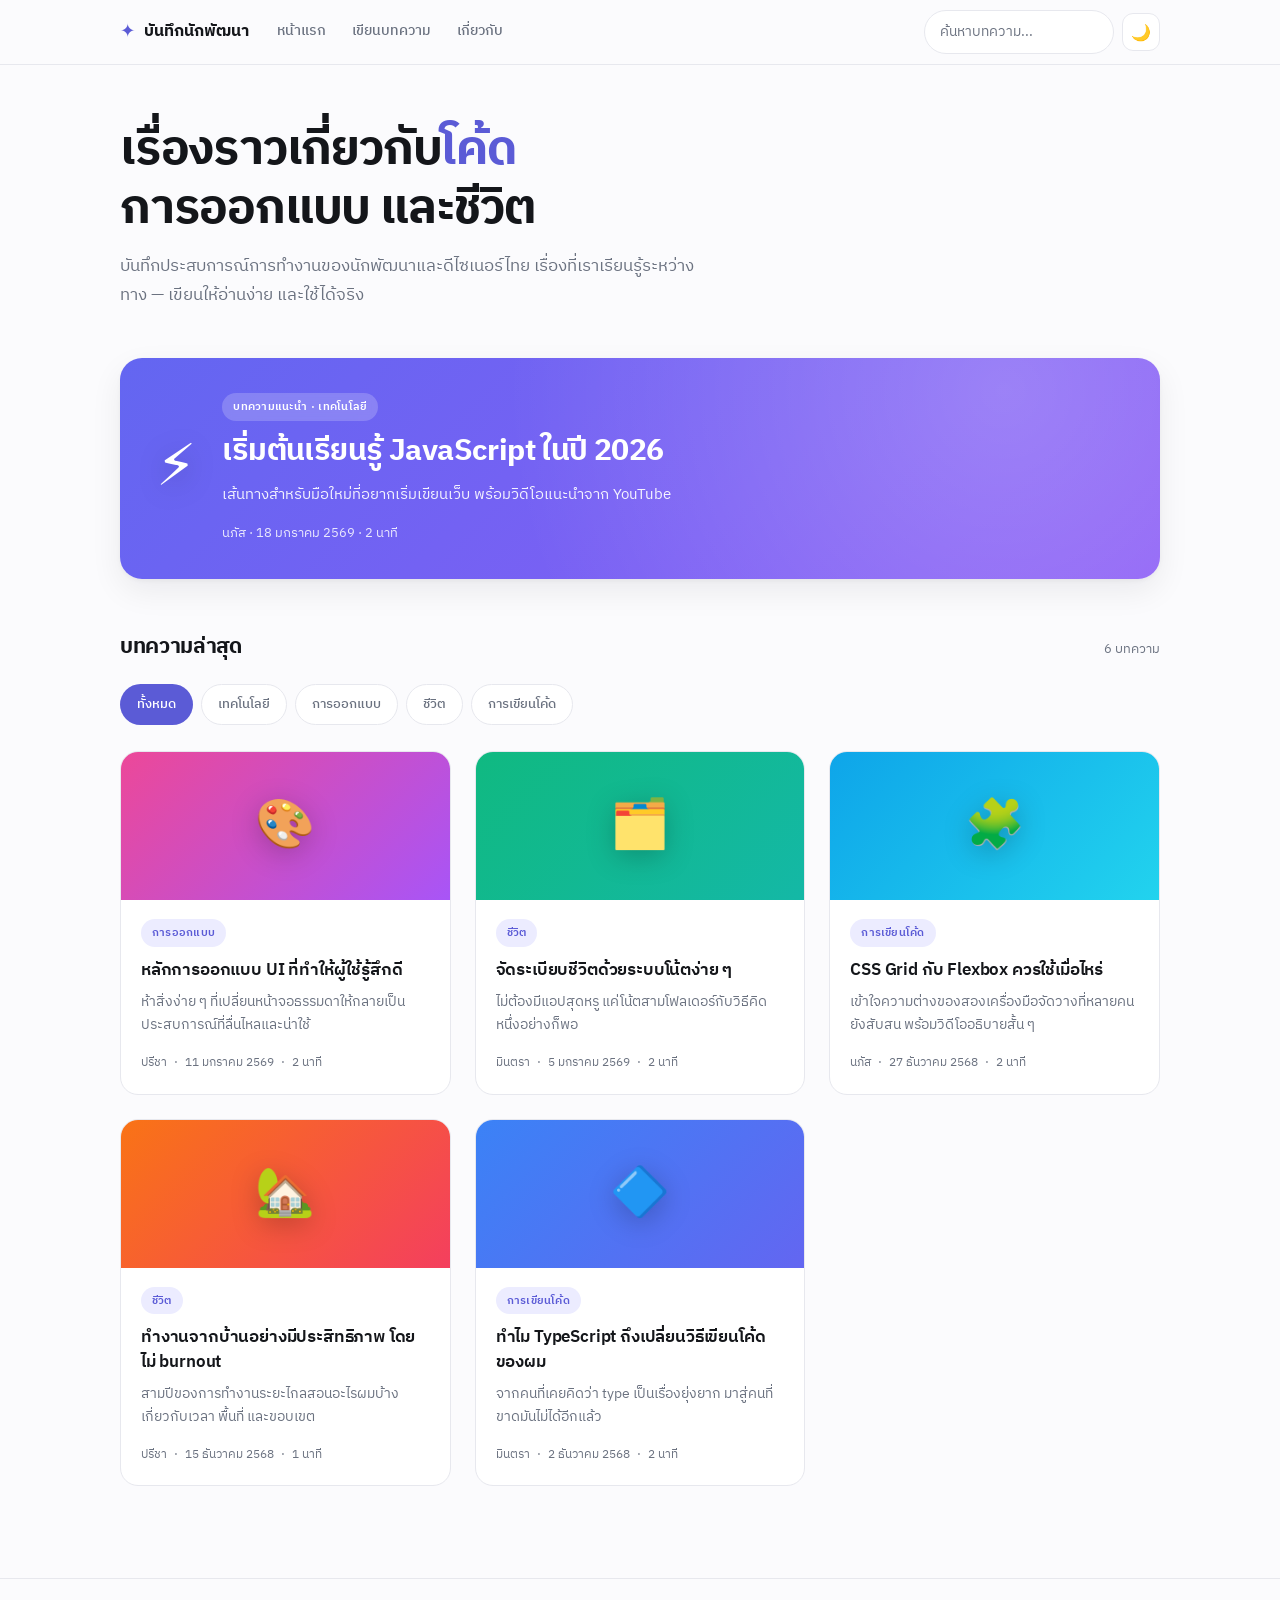
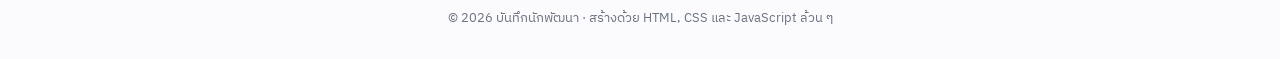
<file: index.html>
<!DOCTYPE html>
<html lang="th" data-theme="light">
<head>
<meta charset="UTF-8">
<meta name="viewport" content="width=device-width, initial-scale=1">
<title>บันทึกนักพัฒนา — Blog</title>
<link rel="preconnect" href="https://fonts.googleapis.com">
<link rel="preconnect" href="https://fonts.gstatic.com" crossorigin>
<link href="https://fonts.googleapis.com/css2?family=IBM+Plex+Sans+Thai:wght@400;500;600;700&family=Inter:wght@400;500;600;700&display=swap" rel="stylesheet">
<style>
:root{
  --bg:#fbfbfd; --surface:#fff; --surface-2:#f2f3f7;
  --text:#14161a; --muted:#6b7280; --border:#e7e8ee;
  --accent:#5b5bd6; --accent-soft:#ececff;
  --header-bg:rgba(251,251,253,.85);
  --shadow:0 2px 4px rgba(16,18,27,.04),0 12px 32px rgba(16,18,27,.07);
  --danger:#dc2626;
  color-scheme:light;
}
html[data-theme="dark"]{
  --bg:#0c0e12; --surface:#14171d; --surface-2:#1c2028;
  --text:#e8eaef; --muted:#98a0ad; --border:#262b34;
  --accent:#7c7cf0; --accent-soft:#1e2040;
  --header-bg:rgba(12,14,18,.85);
  --shadow:0 2px 4px rgba(0,0,0,.3),0 12px 32px rgba(0,0,0,.35);
  --danger:#f87171;
  color-scheme:dark;
}
*{box-sizing:border-box}
html{scroll-behavior:smooth}
body{
  margin:0;
  font-family:'IBM Plex Sans Thai','Inter',system-ui,-apple-system,'Segoe UI',sans-serif;
  background:var(--bg); color:var(--text);
  line-height:1.75;
  -webkit-font-smoothing:antialiased;
  transition:background .25s,color .25s;
}
a{color:inherit}
.container{max-width:1080px;margin:0 auto;padding:0 20px}

/* ---------- Header ---------- */
.site-header{
  position:sticky; top:0; z-index:50;
  background:var(--header-bg);
  -webkit-backdrop-filter:blur(14px);
  backdrop-filter:blur(14px);
  border-bottom:1px solid var(--border);
}
.header-inner{display:flex;align-items:center;gap:16px;height:64px;position:relative}
.brand{display:flex;align-items:center;gap:9px;font-weight:700;text-decoration:none;font-size:1.02rem;white-space:nowrap}
.brand-mark{color:var(--accent);font-size:1.15rem}
.nav{display:flex;gap:2px}
.nav a{padding:8px 12px;border-radius:10px;text-decoration:none;color:var(--muted);font-size:.9rem;font-weight:500;transition:.18s}
.nav a:hover{color:var(--text);background:var(--surface-2)}
.header-actions{display:flex;align-items:center;gap:8px;margin-left:auto}
.search input{
  width:190px;padding:9px 15px;border-radius:999px;
  border:1px solid var(--border);background:var(--surface);color:var(--text);
  font:inherit;font-size:.86rem;outline:none;transition:.22s;
}
.search input::placeholder{color:var(--muted)}
.search input:focus{border-color:var(--accent);box-shadow:0 0 0 3px var(--accent-soft);width:230px}
.icon-btn{
  width:38px;height:38px;flex:none;border-radius:11px;border:1px solid var(--border);
  background:var(--surface);color:var(--text);cursor:pointer;font-size:1rem;
  display:grid;place-items:center;transition:.18s;
}
.icon-btn:hover{background:var(--surface-2)}
.menu-btn{display:none}

/* ---------- Hero ---------- */
.hero{padding:56px 0 28px}
.hero h1{font-size:clamp(1.9rem,4.6vw,3rem);line-height:1.22;letter-spacing:-.025em;margin:0 0 14px;font-weight:700}
.hero h1 em{font-style:normal;color:var(--accent)}
.hero p{color:var(--muted);font-size:1.04rem;max-width:600px;margin:0}

/* ---------- Featured ---------- */
.featured{
  display:flex;gap:26px;align-items:center;
  border-radius:22px;padding:34px 36px;margin:20px 0 44px;
  text-decoration:none;color:#fff;
  box-shadow:var(--shadow);
  transition:transform .25s;
  overflow:hidden;position:relative;
}
.featured:hover{transform:translateY(-3px)}
.featured::after{
  content:"";position:absolute;inset:0;
  background:radial-gradient(circle at 85% 15%,rgba(255,255,255,.22),transparent 55%);
  pointer-events:none;
}
.featured-emoji{font-size:3.6rem;line-height:1;flex:none;filter:drop-shadow(0 6px 14px rgba(0,0,0,.25))}
.featured-body{position:relative;z-index:1}
.featured h2{margin:12px 0 10px;font-size:clamp(1.3rem,2.6vw,1.85rem);line-height:1.3;letter-spacing:-.02em}
.featured p{margin:0 0 14px;opacity:.92;font-size:.96rem;max-width:640px}
.badge-on{background:rgba(255,255,255,.2)!important;color:#fff!important;backdrop-filter:blur(4px)}
.meta-on{font-size:.8rem;opacity:.85}

/* ---------- Section ---------- */
.section{padding:6px 0 72px}
.section-head{display:flex;align-items:baseline;justify-content:space-between;gap:16px;margin-bottom:18px}
.section-head h2{font-size:1.32rem;margin:0;letter-spacing:-.015em}
.count{font-size:.82rem;color:var(--muted);white-space:nowrap}
.filters{display:flex;flex-wrap:wrap;gap:8px;margin-bottom:26px}
.chip{
  padding:8px 16px;border-radius:999px;border:1px solid var(--border);
  background:var(--surface);color:var(--muted);font:inherit;font-size:.84rem;
  font-weight:500;cursor:pointer;transition:.18s;
}
.chip:hover{color:var(--text);border-color:var(--muted)}
.chip.active{background:var(--accent);border-color:transparent;color:#fff}

/* ---------- Cards ---------- */
.grid{display:grid;grid-template-columns:repeat(auto-fill,minmax(290px,1fr));gap:24px}
.card{
  display:block;text-decoration:none;
  background:var(--surface);border:1px solid var(--border);border-radius:18px;
  overflow:hidden;transition:transform .22s,box-shadow .22s,border-color .22s;
}
.card:hover{transform:translateY(-4px);box-shadow:var(--shadow);border-color:transparent}
.card-cover{height:148px;display:grid;place-items:center;font-size:3rem}
.card-cover span{filter:drop-shadow(0 6px 14px rgba(0,0,0,.22))}
.card-body{padding:18px 20px 20px}
.card h3{margin:11px 0 8px;font-size:1.06rem;line-height:1.45;letter-spacing:-.01em;font-weight:600}
.card p{
  color:var(--muted);font-size:.88rem;margin:0 0 15px;line-height:1.65;
  display:-webkit-box;-webkit-line-clamp:2;-webkit-box-orient:vertical;overflow:hidden;
}
.badge{
  display:inline-block;font-size:.71rem;font-weight:600;letter-spacing:.02em;
  padding:4px 11px;border-radius:999px;
  background:var(--accent-soft);color:var(--accent);
}
.meta{font-size:.76rem;color:var(--muted);display:flex;flex-wrap:wrap;gap:7px;align-items:center}

/* ---------- Article ---------- */
.article{max-width:730px;margin:0 auto;padding:44px 20px 84px}
.back{
  display:inline-block;font-size:.86rem;color:var(--muted);text-decoration:none;
  margin-bottom:24px;transition:.18s;
}
.back:hover{color:var(--accent)}
.article h1{font-size:clamp(1.65rem,4vw,2.5rem);line-height:1.26;letter-spacing:-.025em;margin:16px 0 14px}
.article-meta{margin-bottom:6px}
.article-cover{
  height:210px;border-radius:20px;display:grid;place-items:center;
  font-size:4rem;margin:30px 0 34px;
  box-shadow:var(--shadow);
}
.article-body{font-size:1.04rem}
.article-body h2{font-size:1.32rem;margin:2em 0 .6em;letter-spacing:-.015em}
.article-body h3{font-size:1.12rem;margin:1.7em 0 .5em}
.article-body p{margin:1.1em 0}
.article-body ul,.article-body ol{padding-left:1.35em;margin:1.1em 0}
.article-body li{margin:.5em 0}
.article-body blockquote{
  margin:1.6em 0;padding:6px 22px;border-left:3px solid var(--accent);
  color:var(--muted);font-style:italic;background:var(--surface-2);
  border-radius:0 12px 12px 0;
}
.article-body code{
  background:var(--surface-2);padding:2px 7px;border-radius:6px;
  font-family:ui-monospace,SFMono-Regular,Menlo,monospace;font-size:.88em;
}
.article-body strong{font-weight:600}

/* ---- Links ---- */
.article-body a{
  color:var(--accent);text-decoration:none;
  border-bottom:1px solid transparent;transition:.15s;
  font-weight:500;
}
.article-body a:hover{border-bottom-color:var(--accent)}
.article-body a::after{
  content:"↗";font-size:.75em;margin-left:3px;opacity:.7;
}

/* ---- YouTube embed ---- */
.yt-embed{
  margin:1.8em 0;
  border-radius:16px;overflow:hidden;
  background:#000;
  box-shadow:var(--shadow);
  position:relative;
  aspect-ratio:16 / 9;
}
.yt-embed iframe{
  position:absolute;inset:0;width:100%;height:100%;border:0;
}
.yt-caption{
  font-size:.82rem;color:var(--muted);
  text-align:center;margin:-1.1em 0 1.8em;font-style:italic;
}

.tags{display:flex;flex-wrap:wrap;gap:8px;margin-top:38px}
.tag{font-size:.79rem;color:var(--muted);background:var(--surface-2);padding:5px 12px;border-radius:999px}
.article-actions{margin-top:30px;padding-top:24px;border-top:1px solid var(--border)}
.btn{
  display:inline-flex;align-items:center;justify-content:center;gap:8px;
  padding:11px 22px;border-radius:12px;border:1px solid var(--border);
  background:var(--surface);color:var(--text);font:inherit;font-weight:600;
  font-size:.89rem;cursor:pointer;text-decoration:none;transition:.18s;
}
.btn:hover{background:var(--surface-2)}
.btn-primary{background:var(--accent);color:#fff;border-color:transparent}
.btn-primary:hover{background:var(--accent);filter:brightness(1.1)}
.btn-danger{color:var(--danger);border-color:var(--border)}
.btn-danger:hover{background:var(--danger);color:#fff;border-color:transparent}
.related{margin-top:64px;padding-top:36px;border-top:1px solid var(--border)}
.related h2{font-size:1.2rem;margin:0 0 22px}

/* ---------- Forms ---------- */
.page-head{padding:44px 0 6px}
.page-head h1{font-size:clamp(1.6rem,3.6vw,2.2rem);margin:0 0 8px;letter-spacing:-.02em}
.page-head p{color:var(--muted);margin:0;font-size:.96rem}
.form{display:grid;gap:18px;max-width:730px;padding-bottom:80px}
.row{display:grid;grid-template-columns:1fr 1fr;gap:18px}
.field label{display:block;font-weight:600;font-size:.86rem;margin-bottom:7px}
.field .hint{font-weight:400;color:var(--muted);font-size:.8rem}
.field input,.field textarea,.field select{
  width:100%;padding:12px 15px;border-radius:12px;
  border:1px solid var(--border);background:var(--surface);color:var(--text);
  font:inherit;font-size:.94rem;outline:none;transition:.18s;
}
.field input:focus,.field textarea:focus,.field select:focus{
  border-color:var(--accent);box-shadow:0 0 0 3px var(--accent-soft);
}
.field textarea{min-height:230px;resize:vertical;line-height:1.75;font-family:inherit}
.form-actions{display:flex;gap:12px;flex-wrap:wrap;margin-top:4px}

/* ---- Editor toolbar ---- */
.editor-tools{
  display:flex;flex-wrap:wrap;gap:6px;
  padding:8px;background:var(--surface-2);
  border:1px solid var(--border);border-bottom:none;
  border-radius:12px 12px 0 0;
}
.editor-tools + textarea{border-radius:0 0 12px 12px;border-top:none}
.tool-btn{
  padding:6px 12px;border-radius:8px;border:1px solid var(--border);
  background:var(--surface);color:var(--text);
  font:inherit;font-size:.8rem;font-weight:500;cursor:pointer;
  transition:.15s;
}
.tool-btn:hover{background:var(--accent-soft);color:var(--accent);border-color:transparent}
.editor-hint{
  font-size:.78rem;color:var(--muted);margin-top:6px;
  display:flex;flex-wrap:wrap;gap:10px;
}
.editor-hint code{background:var(--surface-2);padding:1px 6px;border-radius:5px;font-size:.9em}

/* ---------- Misc ---------- */
.empty{text-align:center;padding:70px 20px;color:var(--muted)}
.empty-icon{font-size:2.6rem;margin-bottom:12px}
.empty h3{margin:0 0 6px;color:var(--text);font-size:1.1rem}
.empty p{margin:0;font-size:.9rem}
.site-footer{border-top:1px solid var(--border);padding:28px 0;margin-top:20px}
.site-footer p{margin:0;color:var(--muted);font-size:.84rem;text-align:center}

/* ---------- Responsive ---------- */
@media (max-width:860px){
  .nav{
    display:none;position:absolute;top:64px;left:-20px;right:-20px;
    flex-direction:column;gap:2px;padding:12px 20px 18px;
    background:var(--surface);border-bottom:1px solid var(--border);
    box-shadow:var(--shadow);
  }
  .nav.open{display:flex}
  .menu-btn{display:grid}
  .search input{width:150px}
  .search input:focus{width:170px}
  .featured{flex-direction:column;align-items:flex-start;padding:28px 26px;gap:16px}
  .featured-emoji{font-size:2.8rem}
  .row{grid-template-columns:1fr}
}
@media (max-width:560px){
  .brand-text{display:none}
  .search input{width:120px}
  .search input:focus{width:140px}
  .hero{padding:36px 0 20px}
  .article-cover{height:160px;font-size:3rem}
}
</style>
</head>
<body>

<header class="site-header">
  <div class="container header-inner">
    <a href="#/" class="brand">
      <span class="brand-mark">✦</span>
      <span class="brand-text">บันทึกนักพัฒนา</span>
    </a>
    <nav class="nav" id="nav">
      <a href="#/">หน้าแรก</a>
      <a href="#/new">เขียนบทความ</a>
      <a href="#/about">เกี่ยวกับ</a>
    </nav>
    <div class="header-actions">
      <div class="search">
        <input id="searchInput" type="search" placeholder="ค้นหาบทความ..." aria-label="ค้นหาบทความ">
      </div>
      <button id="themeBtn" class="icon-btn" aria-label="สลับธีม">🌙</button>
      <button id="menuBtn" class="icon-btn menu-btn" aria-label="เมนู">☰</button>
    </div>
  </div>
</header>

<main id="app"></main>

<footer class="site-footer">
  <div class="container">
    <p>© 2026 บันทึกนักพัฒนา · สร้างด้วย HTML, CSS และ JavaScript ล้วน ๆ</p>
  </div>
</footer>

<script>
/* =========================================================
   Utilities
   ========================================================= */
const $ = (sel, root = document) => root.querySelector(sel);
const app = $('#app');

const esc = (s) => String(s ?? '').replace(/[&<>"']/g, c => (
  { '&':'&amp;', '<':'&lt;', '>':'&gt;', '"':'&quot;', "'":'&#39;' }[c]
));

const GRADIENTS = [
  ['#6366f1', '#8b5cf6'],
  ['#0ea5e9', '#22d3ee'],
  ['#f97316', '#f43f5e'],
  ['#10b981', '#14b8a6'],
  ['#ec4899', '#a855f7'],
  ['#f59e0b', '#ef4444'],
  ['#3b82f6', '#6366f1'],
];

/* =========================================================
   ★ Rich text → HTML with links + YouTube embeds ★
   ========================================================= */

// Regex ที่จับ URL ทั่วไป (http/https) และ YouTube โดยเฉพาะ
const URL_REGEX = /(https?:\/\/[^\s<>"']+)/g;

// ดึง YouTube video ID จากหลายรูปแบบ URL
function getYouTubeId(url) {
  if (!url) return null;
  const patterns = [
    /(?:youtube\.com\/watch\?[^#]*\bv=)([A-Za-z0-9_-]{11})/,
    /(?:youtu\.be\/)([A-Za-z0-9_-]{11})/,
    /(?:youtube\.com\/embed\/)([A-Za-z0-9_-]{11})/,
    /(?:youtube\.com\/shorts\/)([A-Za-z0-9_-]{11})/,
    /(?:youtube\.com\/live\/)([A-Za-z0-9_-]{11})/,
  ];
  for (const re of patterns) {
    const m = url.match(re);
    if (m) return m[1];
  }
  return null;
}

// ตรวจว่าเป็น URL ของ YouTube หรือไม่
function isYouTubeUrl(url) {
  return /^https?:\/\/(www\.)?(youtube\.com|youtu\.be)\//i.test(url);
}

// แปลง URL ธรรมดาให้เป็น <a> และ YouTube ให้เป็น iframe
function linkify(text) {
  // แบ่งข้อความด้วย URL
  const parts = text.split(URL_REGEX);

  return parts.map(part => {
    // ถ้าไม่ใช่ URL ให้ escape แล้วคืนกลับ
    if (!/^https?:\/\//.test(part)) return esc(part);

    // ทำความสะอาด trailing punctuation ที่มักติดมากับ URL
    let url = part;
    let trailing = '';
    const trailMatch = url.match(/[.,;:!?)\]]+$/);
    if (trailMatch) {
      trailing = trailMatch[0];
      url = url.slice(0, -trailing.length);
    }

    const safeUrl = esc(url);
    const ytId = getYouTubeId(url);

    if (ytId) {
      return `
        <div class="yt-embed">
          <iframe
            src="https://www.youtube.com/embed/${esc(ytId)}"
            title="YouTube video player"
            loading="lazy"
            allow="accelerometer; autoplay; clipboard-write; encrypted-media; gyroscope; picture-in-picture; web-share"
            referrerpolicy="strict-origin-when-cross-origin"
            allowfullscreen></iframe>
        </div>${trailing}`;
    }

    return `<a href="${safeUrl}" target="_blank" rel="noopener noreferrer">${esc(url)}</a>${trailing}`;
  }).join('');
}

// แปลงข้อความดิบ → HTML
// - บรรทัดที่ขึ้นต้นด้วย # ## ### → heading
// - บรรทัดที่ขึ้นต้นด้วย - หรือ * → bullet list
// - บรรทัดที่ขึ้นต้นด้วย > → blockquote
// - YouTube URL เดี่ยวๆ ในบรรทัด → embed + caption
// - URL อื่น ๆ ในข้อความ → ลิงก์
function richTextToHTML(raw) {
  if (!raw) return '';

  const lines = String(raw).split('\n');
  const blocks = [];
  let listBuffer = [];
  let listType = null;

  const flushList = () => {
    if (!listBuffer.length) return;
    const tag = listType === 'ol' ? 'ol' : 'ul';
    blocks.push(`<${tag}>${listBuffer.join('')}</${tag}>`);
    listBuffer = [];
    listType = null;
  };

  for (let i = 0; i < lines.length; i++) {
    const line = lines[i];
    const trimmed = line.trim();

    // บรรทัดว่าง = จบ list
    if (!trimmed) { flushList(); continue; }

    // Heading
    let m;
    if ((m = trimmed.match(/^###\s+(.+)/))) { flushList(); blocks.push(`<h3>${linkify(m[1])}</h3>`); continue; }
    if ((m = trimmed.match(/^##\s+(.+)/)))  { flushList(); blocks.push(`<h2>${linkify(m[1])}</h2>`); continue; }
    if ((m = trimmed.match(/^#\s+(.+)/)))   { flushList(); blocks.push(`<h2>${linkify(m[1])}</h2>`); continue; }

    // Blockquote
    if ((m = trimmed.match(/^>\s?(.+)/))) { flushList(); blocks.push(`<blockquote>${linkify(m[1])}</blockquote>`); continue; }

    // Ordered list
    if ((m = trimmed.match(/^\d+\.\s+(.+)/))) {
      if (listType && listType !== 'ol') flushList();
      listType = 'ol';
      listBuffer.push(`<li>${linkify(m[1])}</li>`);
      continue;
    }

    // Unordered list
    if ((m = trimmed.match(/^[-*]\s+(.+)/))) {
      if (listType && listType !== 'ul') flushList();
      listType = 'ul';
      listBuffer.push(`<li>${linkify(m[1])}</li>`);
      continue;
    }

    // บรรทัดที่เป็น YouTube URL เดี่ยว ๆ → embed เต็มความกว้าง
    if (/^https?:\/\/(www\.)?(youtube\.com|youtu\.be)\/\S+$/i.test(trimmed)) {
      const ytId = getYouTubeId(trimmed);
      if (ytId) {
        flushList();
        blocks.push(`
          <div class="yt-embed">
            <iframe
              src="https://www.youtube.com/embed/${esc(ytId)}"
              title="YouTube video player"
              loading="lazy"
              allow="accelerometer; autoplay; clipboard-write; encrypted-media; gyroscope; picture-in-picture; web-share"
              referrerpolicy="strict-origin-when-cross-origin"
              allowfullscreen></iframe>
          </div>`);
        continue;
      }
    }

    // ย่อหน้าปกติ
    flushList();
    blocks.push(`<p>${linkify(trimmed)}</p>`);
  }
  flushList();

  return blocks.join('');
}

/* =========================================================
   Data
   ========================================================= */
const DEFAULT_POSTS = [
  {
    id: 'p1',
    title: 'เริ่มต้นเรียนรู้ JavaScript ในปี 2026',
    excerpt: 'เส้นทางสำหรับมือใหม่ที่อยากเริ่มเขียนเว็บ พร้อมวิดีโอแนะนำจาก YouTube',
    category: 'เทคโนโลยี',
    tags: ['JavaScript', 'มือใหม่', 'เว็บ'],
    author: 'นภัส',
    date: '2026-01-18',
    emoji: '⚡',
    gradient: ['#6366f1', '#8b5cf6'],
    content: `
      <p>ถ้าคุณเพิ่งเริ่มสนใจการเขียนเว็บ ภาษาที่เหมาะที่สุดในการเริ่มต้นคือ <strong>JavaScript</strong> เพราะมันรันได้บนทุกเบราว์เซอร์ และไม่ต้องติดตั้งอะไรเพิ่มเลย</p>
      <h2>เริ่มจากอะไรก่อน</h2>
      <p>ผมแนะนำให้เริ่มจากสามสิ่งนี้ตามลำดับ</p>
      <ul>
        <li><strong>ตัวแปรและชนิดข้อมูล</strong> — รู้จัก <code>let</code>, <code>const</code> และความต่างของ string กับ number</li>
        <li><strong>ฟังก์ชัน</strong> — เข้าใจการรับค่าเข้าและคืนค่าออก</li>
        <li><strong>การจัดการ DOM</strong> — เลือกองค์ประกอบบนหน้าเว็บแล้วเปลี่ยนมันด้วยโค้ด</li>
      </ul>
      <blockquote>อย่าเพิ่งเรียน framework จนกว่าจะเขียน JavaScript พื้นฐานได้ด้วยตัวเอง</blockquote>
      <h2>วิดีโอแนะนำ</h2>
      <p>ด้านล่างนี้เป็นวิดีโอปูพื้นฐาน JavaScript ที่ผมคิดว่าอธิบายเข้าใจง่ายมาก ลองดูได้เลย</p>
      <div class="yt-embed">
        <iframe
          src="https://www.youtube.com/embed/W6NZfCO5SIk"
          title="JavaScript Tutorial for Beginners"
          loading="lazy"
          allow="accelerometer; autoplay; clipboard-write; encrypted-media; gyroscope; picture-in-picture; web-share"
          referrerpolicy="strict-origin-when-cross-origin"
          allowfullscreen></iframe>
      </div>
      <p class="yt-caption">วิดีโอ: JavaScript Tutorial for Beginners</p>
      <h2>แหล่งเรียนเพิ่มเติม</h2>
      <p>เอกสารทางการที่ควร bookmark ไว้คือ <a href="https://developer.mozilla.org/th/docs/Web/JavaScript" target="_blank" rel="noopener noreferrer">MDN Web Docs</a> ซึ่งอัปเดตตลอดและเชื่อถือได้ที่สุด</p>
      <p>สุดท้าย อย่ากลัวที่จะเขียนโค้ดที่ "ไม่สวย" เพราะทุกคนเริ่มจากตรงนั้น</p>
    `
  },
  {
    id: 'p2',
    title: 'หลักการออกแบบ UI ที่ทำให้ผู้ใช้รู้สึกดี',
    excerpt: 'ห้าสิ่งง่าย ๆ ที่เปลี่ยนหน้าจอธรรมดาให้กลายเป็นประสบการณ์ที่ลื่นไหลและน่าใช้',
    category: 'การออกแบบ',
    tags: ['UI', 'UX', 'ดีไซน์'],
    author: 'ปรีชา',
    date: '2026-01-11',
    emoji: '🎨',
    gradient: ['#ec4899', '#a855f7'],
    content: `
      <p>การออกแบบที่ดีไม่ใช่เรื่องของความสวยงามเพียงอย่างเดียว แต่คือการทำให้ผู้ใช้ <strong>ไม่ต้องคิด</strong> ว่าต้องทำอะไรต่อ</p>
      <h2>1. เว้นช่องว่างให้หายใจ</h2>
      <p>พื้นที่ว่างไม่ใช่พื้นที่เสียเปล่า มันช่วยแบ่งกลุ่มข้อมูลและทำให้สายตาผู้ใช้ไหลไปตามลำดับที่เราต้องการ</p>
      <h2>2. ลำดับความสำคัญชัดเจน</h2>
      <p>ทุกหน้าจอควรมีสิ่งเดียวที่เด่นที่สุด ถ้าทุกอย่างเด่นเท่ากัน แปลว่าไม่มีอะไรเด่นเลย</p>
      <h2>3. ให้ผลตอบกลับทันที</h2>
      <p>ปุ่มที่กดแล้วไม่มีอะไรเกิดขึ้น คือศัตรูตัวฉกาจของความไว้วางใจ ทุกการกระทำควรมีปฏิกิริยาตอบกลับเสมอ</p>
      <blockquote>ถ้าผู้ใช้ต้องถามว่า "แล้วต้องกดตรงไหน" แปลว่าดีไซน์ยังทำงานไม่เสร็จ</blockquote>
      <h2>แรงบันดาลใจการออกแบบ</h2>
      <p>ช่อง YouTube อย่าง <a href="https://www.youtube.com/@TheFutur" target="_blank" rel="noopener noreferrer">The Futur</a> มีวิดีโอเรื่อง design thinking ที่ดีมาก</p>
      <h2>4. สีน้อยแต่มีเหตุผล</h2>
      <p>เลือกสีหลักหนึ่งสีสำหรับการกระทำสำคัญ แล้วใช้สีอื่นอย่างจำกัด สีที่เยอะเกินไปจะกลายเป็นเสียงรบกวน</p>
      <h2>5. ทดสอบกับคนจริง</h2>
      <p>นั่งดูคนอื่นใช้สิ่งที่เราออกแบบ เงียบ ๆ 10 นาที จะได้ข้อมูลมากกว่าการถกเถียงในที่ประชุมหนึ่งชั่วโมง</p>
    `
  },
  {
    id: 'p3',
    title: 'จัดระเบียบชีวิตด้วยระบบโน้ตง่าย ๆ',
    excerpt: 'ไม่ต้องมีแอปสุดหรู แค่โน้ตสามโฟลเดอร์กับวิธีคิดหนึ่งอย่างก็พอ',
    category: 'ชีวิต',
    tags: ['productivity', 'โน้ต', 'จัดระเบียบ'],
    author: 'มินตรา',
    date: '2026-01-05',
    emoji: '🗂️',
    gradient: ['#10b981', '#14b8a6'],
    content: `
      <p>ผมเคยลองแอปจดโน้ตมาหลายสิบตัว จนสุดท้ายก็กลับมาใช้ระบบที่ง่ายที่สุด — โน้ตธรรมดา สามโฟลเดอร์</p>
      <h2>สามโฟลเดอร์ที่พอ</h2>
      <ul>
        <li><strong>Inbox</strong> — ที่พักของทุกความคิด ยังไม่ต้องจัด</li>
        <li><strong>Projects</strong> — งานที่มีจุดสิ้นสุดชัดเจน</li>
        <li><strong>Notes</strong> — ความรู้ที่อยากเก็บไว้อ่านซ้ำ</li>
      </ul>
      <h2>กฎข้อเดียว: จดให้เร็ว</h2>
      <p>อุปสรรคที่ใหญ่ที่สุดของการจดโน้ตคือการคิดว่า "ต้องจัดให้ถูกที่ก่อน" ซึ่งทำให้เราไม่จดเลย ปล่อยให้ Inbox รกได้ แล้วค่อยจัดทุกวันอาทิตย์</p>
      <blockquote>ระบบที่ดีที่สุดคือระบบที่คุณใช้จริง ไม่ใช่ระบบที่สวยที่สุดใน YouTube</blockquote>
      <p>ลองอ่านเพิ่มเติมเรื่องเทคนิคการจดโน้ตได้ที่ <a href="https://fortelabs.com/blog/basboverview/" target="_blank" rel="noopener noreferrer">Building a Second Brain</a></p>
      <p>ลองใช้สักสองสัปดาห์ แล้วคุณจะเริ่มเห็นว่าสมองมีพื้นที่ว่างมากขึ้นจริง ๆ</p>
    `
  },
  {
    id: 'p4',
    title: 'CSS Grid กับ Flexbox ควรใช้เมื่อไหร่',
    excerpt: 'เข้าใจความต่างของสองเครื่องมือจัดวางที่หลายคนยังสับสน พร้อมวิดีโออธิบายสั้น ๆ',
    category: 'การเขียนโค้ด',
    tags: ['CSS', 'Layout', 'เว็บ'],
    author: 'นภัส',
    date: '2025-12-27',
    emoji: '🧩',
    gradient: ['#0ea5e9', '#22d3ee'],
    content: `
      <p>คำถามนี้โผล่มาในทุกกลุ่มนักพัฒนา และคำตอบสั้น ๆ คือ <strong>มันไม่ได้แข่งกัน</strong></p>
      <h2>Flexbox = หนึ่งมิติ</h2>
      <p>ใช้เมื่อคุณจัดเรียงของเป็น <em>แถวเดียว</em> หรือ <em>คอลัมน์เดียว</em> เช่น เมนู แถวปุ่ม หรือการจัดให้อยู่กลางจอ</p>
      <h2>Grid = สองมิติ</h2>
      <p>ใช้เมื่อคุณต้องควบคุมทั้งแถวและคอลัมน์พร้อมกัน เช่น เลย์เอาต์หน้าหลักของเว็บ หรือการ์ดที่เรียงเป็นตาราง</p>
      <blockquote>ถ้าคุณต้องกำหนดความกว้างเป็นเปอร์เซ็นต์แล้วคูณหารเอง นั่นแหละคือสัญญาณว่าควรใช้ Grid</blockquote>
      <h2>ดูวิดีโออธิบายสั้น ๆ</h2>
      <p>ถ้าชอบดูมากกว่าอ่าน ลองวิดีโอนี้ได้เลย</p>
      <div class="yt-embed">
        <iframe
          src="https://www.youtube.com/embed/JJSoEo8JSnc"
          title="Flexbox vs Grid"
          loading="lazy"
          allow="accelerometer; autoplay; clipboard-write; encrypted-media; gyroscope; picture-in-picture; web-share"
          referrerpolicy="strict-origin-when-cross-origin"
          allowfullscreen></iframe>
      </div>
      <h2>ใช้ด้วยกันได้</h2>
      <p>ในทางปฏิบัติ หน้าส่วนใหญ่ใช้ทั้งสองอย่าง ตัวอย่างเช่น ใช้ Grid วางโครงหลักของหน้า แล้วใช้ Flexbox จัดของภายในแต่ละส่วน</p>
      <p>อ่านต่อได้ที่ <a href="https://css-tricks.com/snippets/css/complete-guide-grid/" target="_blank" rel="noopener noreferrer">Complete Guide to Grid (CSS-Tricks)</a></p>
    `
  },
  {
    id: 'p5',
    title: 'ทำงานจากบ้านอย่างมีประสิทธิภาพ โดยไม่ burnout',
    excerpt: 'สามปีของการทำงานระยะไกลสอนอะไรผมบ้าง เกี่ยวกับเวลา พื้นที่ และขอบเขต',
    category: 'ชีวิต',
    tags: ['Remote', 'Work life balance'],
    author: 'ปรีชา',
    date: '2025-12-15',
    emoji: '🏡',
    gradient: ['#f97316', '#f43f5e'],
    content: `
      <p>ตอนเริ่มทำงานจากบ้าน ผมคิดว่าจะมีเวลาว่างมากขึ้น แต่ความจริงคือเวลาทำงานและเวลาพักมันหลอมรวมกันจนแยกไม่ออก</p>
      <h2>แยกพื้นที่ให้ชัด</h2>
      <p>ถ้าเป็นไปได้ อย่าทำงานบนเตียง โต๊ะหนึ่งตัวที่ใช้ทำงานโดยเฉพาะจะช่วยให้สมองเข้าใจว่า "นี่คือโหมดทำงาน"</p>
      <h2>กำหนดเวลาจบวัน</h2>
      <p>ทำงานไม่มีที่สิ้นสุดถ้าเราไม่กำหนดจุดสิ้นสุด ตั้งนาฬิกาไว้ แล้วปิดคอมพิวเตอร์จริง ๆ</p>
      <h2>ขยับร่างกายทุกชั่วโมง</h2>
      <p>ลุกขึ้นเดินห้านาทีทุกชั่วโมง ช่วยได้มากกว่ากาแฟอีกแก้ว ลองทำตามวิดีโอ stretching สั้น ๆ นี้ก็ได้</p>
      <div class="yt-embed">
        <iframe
          src="https://www.youtube.com/embed/tAUf7aajBWE"
          title="Desk Stretches"
          loading="lazy"
          allow="accelerometer; autoplay; clipboard-write; encrypted-media; gyroscope; picture-in-picture; web-share"
          referrerpolicy="strict-origin-when-cross-origin"
          allowfullscreen></iframe>
      </div>
      <blockquote>ผลงานที่ดีไม่ได้มาจากชั่วโมงที่ยาวขึ้น แต่มาจากช่วงเวลาที่มีสมาธิจริง ๆ</blockquote>
    `
  },
  {
    id: 'p6',
    title: 'ทำไม TypeScript ถึงเปลี่ยนวิธีเขียนโค้ดของผม',
    excerpt: 'จากคนที่เคยคิดว่า type เป็นเรื่องยุ่งยาก มาสู่คนที่ขาดมันไม่ได้อีกแล้ว',
    category: 'การเขียนโค้ด',
    tags: ['TypeScript', 'JavaScript'],
    author: 'มินตรา',
    date: '2025-12-02',
    emoji: '🔷',
    gradient: ['#3b82f6', '#6366f1'],
    content: `
      <p>สองปีก่อนผมบ่นทุกครั้งที่ต้องเขียน TypeScript ตอนนี้ผมบ่นทุกครั้งที่ต้องกลับไปเขียน JavaScript เปล่า ๆ</p>
      <h2>สิ่งที่เปลี่ยนไป</h2>
      <p>ไม่ใช่เพราะ TypeScript ทำให้โค้ดสั้นลง — มันทำให้โค้ด <strong>ยาวขึ้น</strong> ด้วยซ้ำ แต่ความยาวนั้นคือเอกสารที่ตรวจสอบได้</p>
      <h2>ข้อผิดพลาดย้ายที่</h2>
      <p>แทนที่จะพังตอนผู้ใช้กดปุ่ม มันพังตอนเรากดบันทึก ซึ่งเป็นเวลาที่ถูกที่สุดในการแก้บั๊ก</p>
      <blockquote>คอมไพเลอร์คือเพื่อนร่วมงานที่อ่านโค้ดคุณทุกบรรทัด และไม่เคยเหนื่อยที่จะบอกว่าเราลืมอะไร</blockquote>
      <p>เริ่มอ่านเอกสารได้ที่ <a href="https://www.typescriptlang.org/docs/handbook/typescript-in-5-minutes.html" target="_blank" rel="noopener noreferrer">TypeScript in 5 minutes</a></p>
      <h2>เริ่มแบบค่อยเป็นค่อยไป</h2>
      <p>ไม่ต้องเปลี่ยนทั้งโปรเจกต์ในวันเดียว เปิด <code>allowJs</code> แล้วค่อย ๆ เพิ่ม type ทีละไฟล์ ก็เพียงพอแล้ว</p>
    `
  }
];

/* =========================================================
   State & Storage
   ========================================================= */
const LS_POSTS = 'blog.userPosts.v1';
const LS_THEME = 'blog.theme';

function loadUserPosts() {
  try {
    const raw = JSON.parse(localStorage.getItem(LS_POSTS));
    return Array.isArray(raw) ? raw : [];
  } catch { return []; }
}
function saveUserPosts(list) {
  try { localStorage.setItem(LS_POSTS, JSON.stringify(list)); } catch {}
}

let userPosts = loadUserPosts();
let query = '';
let activeCat = 'ทั้งหมด';

const getPosts = () =>
  [...userPosts, ...DEFAULT_POSTS].sort((a, b) => String(b.date || '').localeCompare(String(a.date || '')));

const getPost = (id) => getPosts().find(p => p.id === id);

/* =========================================================
   Helpers
   ========================================================= */
function readTime(p) {
  const text = String(p.content || '').replace(/<[^>]*>/g, '');
  return Math.max(1, Math.round(text.length / 400));
}

function dateFmt(d) {
  if (!d) return '';
  const dt = new Date(d);
  if (isNaN(dt.getTime())) return esc(d);
  return dt.toLocaleDateString('th-TH', { year: 'numeric', month: 'long', day: 'numeric' });
}

// ★ ใช้ richTextToHTML กับ user posts ส่วน default posts ใช้ HTML ตรง ๆ
function contentHTML(p) {
  if (p.user) return richTextToHTML(p.content);
  return p.content || '';
}

const gradientOf = (p) => p.gradient || ['#6366f1', '#8b5cf6'];

/* =========================================================
   Templates
   ========================================================= */
function cardHTML(p) {
  const [g1, g2] = gradientOf(p);
  return `
  <a class="card" href="#/post/${encodeURIComponent(p.id)}">
    <div class="card-cover" style="background:linear-gradient(135deg,${g1},${g2})">
      <span>${esc(p.emoji || '📄')}</span>
    </div>
    <div class="card-body">
      <span class="badge">${esc(p.category || 'ทั่วไป')}</span>
      <h3>${esc(p.title)}</h3>
      <p>${esc(p.excerpt || '')}</p>
      <div class="meta">
        <span>${esc(p.author || 'ไม่ระบุ')}</span>
        <span>·</span>
        <span>${dateFmt(p.date)}</span>
        <span>·</span>
        <span>${readTime(p)} นาที</span>
      </div>
    </div>
  </a>`;
}

function featuredHTML(p) {
  const [g1, g2] = gradientOf(p);
  return `
  <a class="featured" href="#/post/${encodeURIComponent(p.id)}"
     style="background:linear-gradient(135deg,${g1},${g2})">
    <div class="featured-emoji">${esc(p.emoji || '✨')}</div>
    <div class="featured-body">
      <span class="badge badge-on">บทความแนะนำ · ${esc(p.category || 'ทั่วไป')}</span>
      <h2>${esc(p.title)}</h2>
      <p>${esc(p.excerpt || '')}</p>
      <div class="meta-on">${esc(p.author || 'ไม่ระบุ')} · ${dateFmt(p.date)} · ${readTime(p)} นาที</div>
    </div>
  </a>`;
}

function emptyHTML() {
  return `
  <div class="empty">
    <div class="empty-icon">🔍</div>
    <h3>ไม่พบบทความ</h3>
    <p>ลองเปลี่ยนคำค้นหาหรือเลือกหมวดหมู่อื่นดูนะ</p>
  </div>`;
}

/* =========================================================
   Views
   ========================================================= */
function renderHome() {
  const all = getPosts();
  const cats = ['ทั้งหมด', ...new Set(all.map(p => p.category).filter(Boolean))];
  const q = query.toLowerCase();

  const filtered = all.filter(p => {
    const matchCat = activeCat === 'ทั้งหมด' || p.category === activeCat;
    const haystack = [p.title, p.excerpt, p.author, (p.tags || []).join(' ')]
      .join(' ').toLowerCase();
    const matchQ = !q || haystack.includes(q);
    return matchCat && matchQ;
  });

  const showHero = !query && activeCat === 'ทั้งหมด';
  const featured = showHero ? all[0] : null;
  const rest = featured ? filtered.filter(p => p.id !== featured.id) : filtered;

  const heading = query
    ? `ผลการค้นหา “${esc(query)}”`
    : (activeCat === 'ทั้งหมด' ? 'บทความล่าสุด' : esc(activeCat));

  app.innerHTML = `
  <div class="container">
    ${showHero ? `
      <section class="hero">
        <h1>เรื่องราวเกี่ยวกับ<em>โค้ด</em><br>การออกแบบ และชีวิต</h1>
        <p>บันทึกประสบการณ์การทำงานของนักพัฒนาและดีไซเนอร์ไทย
           เรื่องที่เราเรียนรู้ระหว่างทาง — เขียนให้อ่านง่าย และใช้ได้จริง</p>
      </section>` : ''}

    ${featured ? featuredHTML(featured) : ''}

    <section class="section">
      <div class="section-head">
        <h2>${heading}</h2>
        <span class="count">${filtered.length} บทความ</span>
      </div>

      <div class="filters">
        ${cats.map(c => `
          <button class="chip ${c === activeCat ? 'active' : ''}"
                  data-cat="${esc(c)}">${esc(c)}</button>`).join('')}
      </div>

      ${rest.length
        ? `<div class="grid">${rest.map(cardHTML).join('')}</div>`
        : emptyHTML()}
    </section>
  </div>`;
}

function renderPost(id) {
  const p = getPost(id);
  if (!p) {
    app.innerHTML = `
      <div class="container">
        <div class="empty" style="padding:120px 20px">
          <div class="empty-icon">😕</div>
          <h3>ไม่พบหน้านี้</h3>
          <p>บทความที่คุณกำลังมองหาอาจถูกลบไปแล้ว</p>
          <p style="margin-top:20px"><a class="btn btn-primary" href="#/">กลับหน้าแรก</a></p>
        </div>
      </div>`;
    return;
  }

  const [g1, g2] = gradientOf(p);
  const related = getPosts()
    .filter(x => x.id !== p.id && x.category === p.category)
    .slice(0, 3);

  app.innerHTML = `
  <article class="article">
    <a class="back" href="#/">← กลับหน้าแรก</a>
    <span class="badge">${esc(p.category || 'ทั่วไป')}</span>
    <h1>${esc(p.title)}</h1>
    <div class="meta article-meta">
      <span>โดย ${esc(p.author || 'ไม่ระบุ')}</span>
      <span>·</span><span>${dateFmt(p.date)}</span>
      <span>·</span><span>${readTime(p)} นาที</span>
    </div>

    <div class="article-cover" style="background:linear-gradient(135deg,${g1},${g2})">
      ${esc(p.emoji || '📄')}
    </div>

    <div class="article-body">${contentHTML(p)}</div>

    ${(p.tags && p.tags.length)
      ? `<div class="tags">${p.tags.map(t => `<span class="tag">#${esc(t)}</span>`).join('')}</div>`
      : ''}

    ${p.user
      ? `<div class="article-actions">
           <button class="btn btn-danger" data-del="${esc(p.id)}">🗑 ลบบทความนี้</button>
         </div>`
      : ''}

    ${related.length
      ? `<section class="related">
           <h2>บทความที่เกี่ยวข้อง</h2>
           <div class="grid">${related.map(cardHTML).join('')}</div>
         </section>`
      : ''}
  </article>`;
}

function renderNew() {
  const cats = [...new Set(getPosts().map(p => p.category).filter(Boolean))];

  app.innerHTML = `
  <div class="container">
    <div class="page-head">
      <h1>เขียนบทความใหม่</h1>
      <p>บทความจะถูกบันทึกไว้ในเบราว์เซอร์ของคุณ (localStorage) รองรับการแทรกลิงก์และ YouTube URL โดยอัตโนมัติ</p>
    </div>

    <form class="form" id="postForm" novalidate>
      <div class="field">
        <label for="f-title">หัวข้อบทความ *</label>
        <input id="f-title" name="title" required maxlength="120" placeholder="เช่น เริ่มต้นเรียนรู้ React ในหนึ่งสัปดาห์">
      </div>

      <div class="row">
        <div class="field">
          <label for="f-author">ผู้เขียน</label>
          <input id="f-author" name="author" maxlength="50" placeholder="ชื่อของคุณ">
        </div>
        <div class="field">
          <label for="f-cat">หมวดหมู่</label>
          <input id="f-cat" name="category" list="catList" maxlength="30" placeholder="เช่น เทคโนโลยี">
          <datalist id="catList">
            ${cats.map(c => `<option value="${esc(c)}"></option>`).join('')}
          </datalist>
        </div>
      </div>

      <div class="row">
        <div class="field">
          <label for="f-emoji">อิโมจิปก <span class="hint">(1 ตัว)</span></label>
          <input id="f-emoji" name="emoji" maxlength="4" placeholder="📝">
        </div>
        <div class="field">
          <label for="f-tags">แท็ก <span class="hint">(คั่นด้วยเครื่องหมายจุลภาค)</span></label>
          <input id="f-tags" name="tags" placeholder="JavaScript, มือใหม่">
        </div>
      </div>

      <div class="field">
        <label for="f-excerpt">คำโปรย</label>
        <input id="f-excerpt" name="excerpt" maxlength="160" placeholder="สรุปสั้น ๆ หนึ่งประโยค">
      </div>

      <div class="field">
        <label for="f-content">เนื้อหา *</label>
        <div class="editor-tools">
          <button type="button" class="tool-btn" data-insert="heading">H2</button>
          <button type="button" class="tool-btn" data-insert="bold">ตัวหนา</button>
          <button type="button" class="tool-btn" data-insert="list">• รายการ</button>
          <button type="button" class="tool-btn" data-insert="quote">❝ อ้างอิง</button>
          <button type="button" class="tool-btn" data-insert="link">🔗 ลิงก์</button>
          <button type="button" class="tool-btn" data-insert="youtube">▶ YouTube</button>
        </div>
        <textarea id="f-content" name="content" required placeholder="เขียนเรื่องราวของคุณที่นี่...

ใช้ # สำหรับหัวข้อ
- สำหรับรายการ
> สำหรับอ้างอิง
วาง URL ของ YouTube เพื่อฝังวิดีโออัตโนมัติ"></textarea>
        <div class="editor-hint">
          <span>💡 วางลิงก์ <code>https://...</code> จะกลายเป็นลิงก์กดได้ทันที</span>
          <span>🎬 วางลิงก์ YouTube (youtube.com/watch?v=..., youtu.be/...) จะฝังเป็นวิดีโอ</span>
        </div>
      </div>

      <div class="form-actions">
        <button type="submit" class="btn btn-primary">เผยแพร่บทความ</button>
        <a href="#/" class="btn">ยกเลิก</a>
      </div>
    </form>
  </div>`;

  // ----- Toolbar buttons -----
  const textarea = $('#f-content');
  const insertAtCursor = (before, after = '', placeholder = '') => {
    const start = textarea.selectionStart;
    const end = textarea.selectionEnd;
    const value = textarea.value;
    const selected = value.slice(start, end) || placeholder;

    const next = value.slice(0, start) + before + selected + after + value.slice(end);
    textarea.value = next;

    // โฟกัสและเลือกข้อความที่เพิ่งแทรก
    textarea.focus();
    const newStart = start + before.length;
    textarea.setSelectionRange(newStart, newStart + selected.length);
  };

  $('.editor-tools').addEventListener('click', (e) => {
    const btn = e.target.closest('[data-insert]');
    if (!btn) return;
    e.preventDefault();

    switch (btn.dataset.insert) {
      case 'heading':
        insertAtCursor('## ', '', 'หัวข้อใหม่');
        break;
      case 'bold':
        insertAtCursor('<strong>', '</strong>', 'ข้อความตัวหนา');
        break;
      case 'list':
        insertAtCursor('- ', '', 'รายการที่ 1');
        break;
      case 'quote':
        insertAtCursor('> ', '', 'ข้อความอ้างอิง');
        break;
      case 'link':
        insertAtCursor('', '', '');
        // แทรกเป็นข้อความตัวอย่างแทน
        insertAtCursor('[ข้อความลิงก์](', ')', 'https://example.com');
        break;
      case 'youtube':
        // ถ้ามี URL ที่คัดลอกไว้แล้ว ใช้เลย ถ้าไม่ก็ใช้ตัวอย่าง
        insertAtCursor('', '', '');
        insertAtCursor('\n', '', '');
        insertAtCursor('', '', '');
        const sample = 'https://www.youtube.com/watch?v=W6NZfCO5SIk';
        insertAtCursor(sample, '', '');
        break;
    }
  });

  // ----- Submit -----
  $('#postForm').addEventListener('submit', (e) => {
    e.preventDefault();
    const fd = new FormData(e.target);

    const title = String(fd.get('title') || '').trim();
    const content = String(fd.get('content') || '').trim();

    if (!title || !content) {
      alert('กรุณากรอกหัวข้อและเนื้อหาให้ครบถ้วน');
      return;
    }

    const post = {
      id: 'u' + Date.now(),
      user: true,
      title,
      content,
      excerpt: String(fd.get('excerpt') || '').trim() || title,
      category: String(fd.get('category') || '').trim() || 'ทั่วไป',
      author: String(fd.get('author') || '').trim() || 'ไม่ระบุชื่อ',
      emoji: String(fd.get('emoji') || '').trim() || '📝',
      tags: String(fd.get('tags') || '').split(',').map(s => s.trim()).filter(Boolean),
      date: new Date().toISOString().slice(0, 10),
      gradient: GRADIENTS[Math.floor(Math.random() * GRADIENTS.length)]
    };

    userPosts.unshift(post);
    saveUserPosts(userPosts);

    query = '';
    activeCat = 'ทั้งหมด';
    $('#searchInput').value = '';

    location.hash = '#/post/' + post.id;
  });
}

function renderAbout() {
  app.innerHTML = `
  <div class="container">
    <div class="page-head">
      <h1>เกี่ยวกับบล็อกนี้</h1>
      <p>พื้นที่เล็ก ๆ สำหรับเก็บเรื่องราวที่เราเรียนรู้ระหว่างทาง</p>
    </div>
    <div class="article" style="padding-left:0;padding-right:0">
      <div class="article-body">
        <p><strong>บันทึกนักพัฒนา</strong> เกิดจากความอยากจดสิ่งที่เรียนรู้ไว้ที่เดียว
        ทั้งเรื่องการเขียนโค้ด การออกแบบ interface และการจัดชีวิตการทำงานให้สมดุล</p>
        <h2>สิ่งที่คุณจะเจอที่นี่</h2>
        <ul>
          <li>บทความเชิงปฏิบัติที่ลองทำตามได้จริง</li>
          <li>บันทึกความผิดพลาดและบทเรียนจากโปรเจกต์จริง</li>
          <li>วิดีโอ YouTube แนะนำในหัวข้อนั้น ๆ</li>
        </ul>
        <blockquote>ถ้าเราอธิบายเรื่องยากให้เข้าใจง่ายไม่ได้ แปลว่าเรายังเข้าใจมันไม่พอ</blockquote>
        <h2>รองรับลิงก์และวิดีโอ</h2>
        <p>บทความในเว็บนี้สามารถแทรกลิงก์ภายนอกและวิดีโอ YouTube ได้โดยอัตโนมัติ
        เพียงวาง URL ลงในเนื้อหา ระบบจะแปลงให้ทันที</p>
        <p>ตัวอย่าง: <a href="https://developer.mozilla.org" target="_blank" rel="noopener noreferrer">https://developer.mozilla.org</a></p>
        <h2>เทคโนโลยีที่ใช้</h2>
        <p>เว็บนี้เป็น <strong>Single Page Application</strong> ที่เขียนด้วย HTML, CSS และ JavaScript
        ล้วน ๆ ไม่มีเฟรมเวิร์ก ไม่มี build step และทำงานได้แบบออฟไลน์</p>
        <p>บทความที่คุณเขียนจะถูกเก็บไว้ใน <code>localStorage</code> ของเบราว์เซอร์
        ดังนั้นมันจะอยู่กับคุณจนกว่าจะลบข้อมูลเว็บไซต์</p>
        <p style="margin-top:36px">
          <a class="btn btn-primary" href="#/new">เริ่มเขียนบทความแรก →</a>
        </p>
      </div>
    </div>
  </div>`;
}

/* =========================================================
   Router
   ========================================================= */
function router() {
  const hash = location.hash.replace(/^#/, '') || '/';
  const parts = hash.split('/').filter(Boolean);

  $('#nav').classList.remove('open');

  if (parts[0] === 'post' && parts[1]) {
    renderPost(decodeURIComponent(parts[1]));
  } else if (parts[0] === 'new') {
    renderNew();
  } else if (parts[0] === 'about') {
    renderAbout();
  } else {
    renderHome();
  }

  window.scrollTo(0, 0);
}

/* =========================================================
   Global events
   ========================================================= */
const themeBtn = $('#themeBtn');
function applyTheme(theme) {
  document.documentElement.dataset.theme = theme;
  themeBtn.textContent = theme === 'dark' ? '☀️' : '🌙';
}
(function initTheme() {
  const saved = localStorage.getItem(LS_THEME);
  const prefersDark = window.matchMedia('(prefers-color-scheme: dark)').matches;
  applyTheme(saved || (prefersDark ? 'dark' : 'light'));
})();
themeBtn.addEventListener('click', () => {
  const next = document.documentElement.dataset.theme === 'dark' ? 'light' : 'dark';
  applyTheme(next);
  localStorage.setItem(LS_THEME, next);
});

$('#menuBtn').addEventListener('click', (e) => {
  e.stopPropagation();
  $('#nav').classList.toggle('open');
});
document.addEventListener('click', (e) => {
  if (!e.target.closest('.site-header')) $('#nav').classList.remove('open');
});

const searchInput = $('#searchInput');
searchInput.addEventListener('input', (e) => {
  query = e.target.value.trim();
  if ((location.hash.replace(/^#/, '') || '/') !== '/') {
    location.hash = '#/';
  } else {
    renderHome();
  }
});

app.addEventListener('click', (e) => {
  const delBtn = e.target.closest('[data-del]');
  if (delBtn) {
    if (confirm('ต้องการลบบทความนี้ใช่หรือไม่? การลบไม่สามารถย้อนกลับได้')) {
      userPosts = userPosts.filter(p => p.id !== delBtn.dataset.del);
      saveUserPosts(userPosts);
      if (location.hash === '#/' || location.hash === '') renderHome();
      else location.hash = '#/';
    }
    return;
  }

  const chip = e.target.closest('[data-cat]');
  if (chip) {
    activeCat = chip.dataset.cat;
    renderHome();
  }
});

window.addEventListener('hashchange', router);
document.addEventListener('DOMContentLoaded', router);
if (document.readyState !== 'loading') router();
</script>
</body>
</html>
</file>
